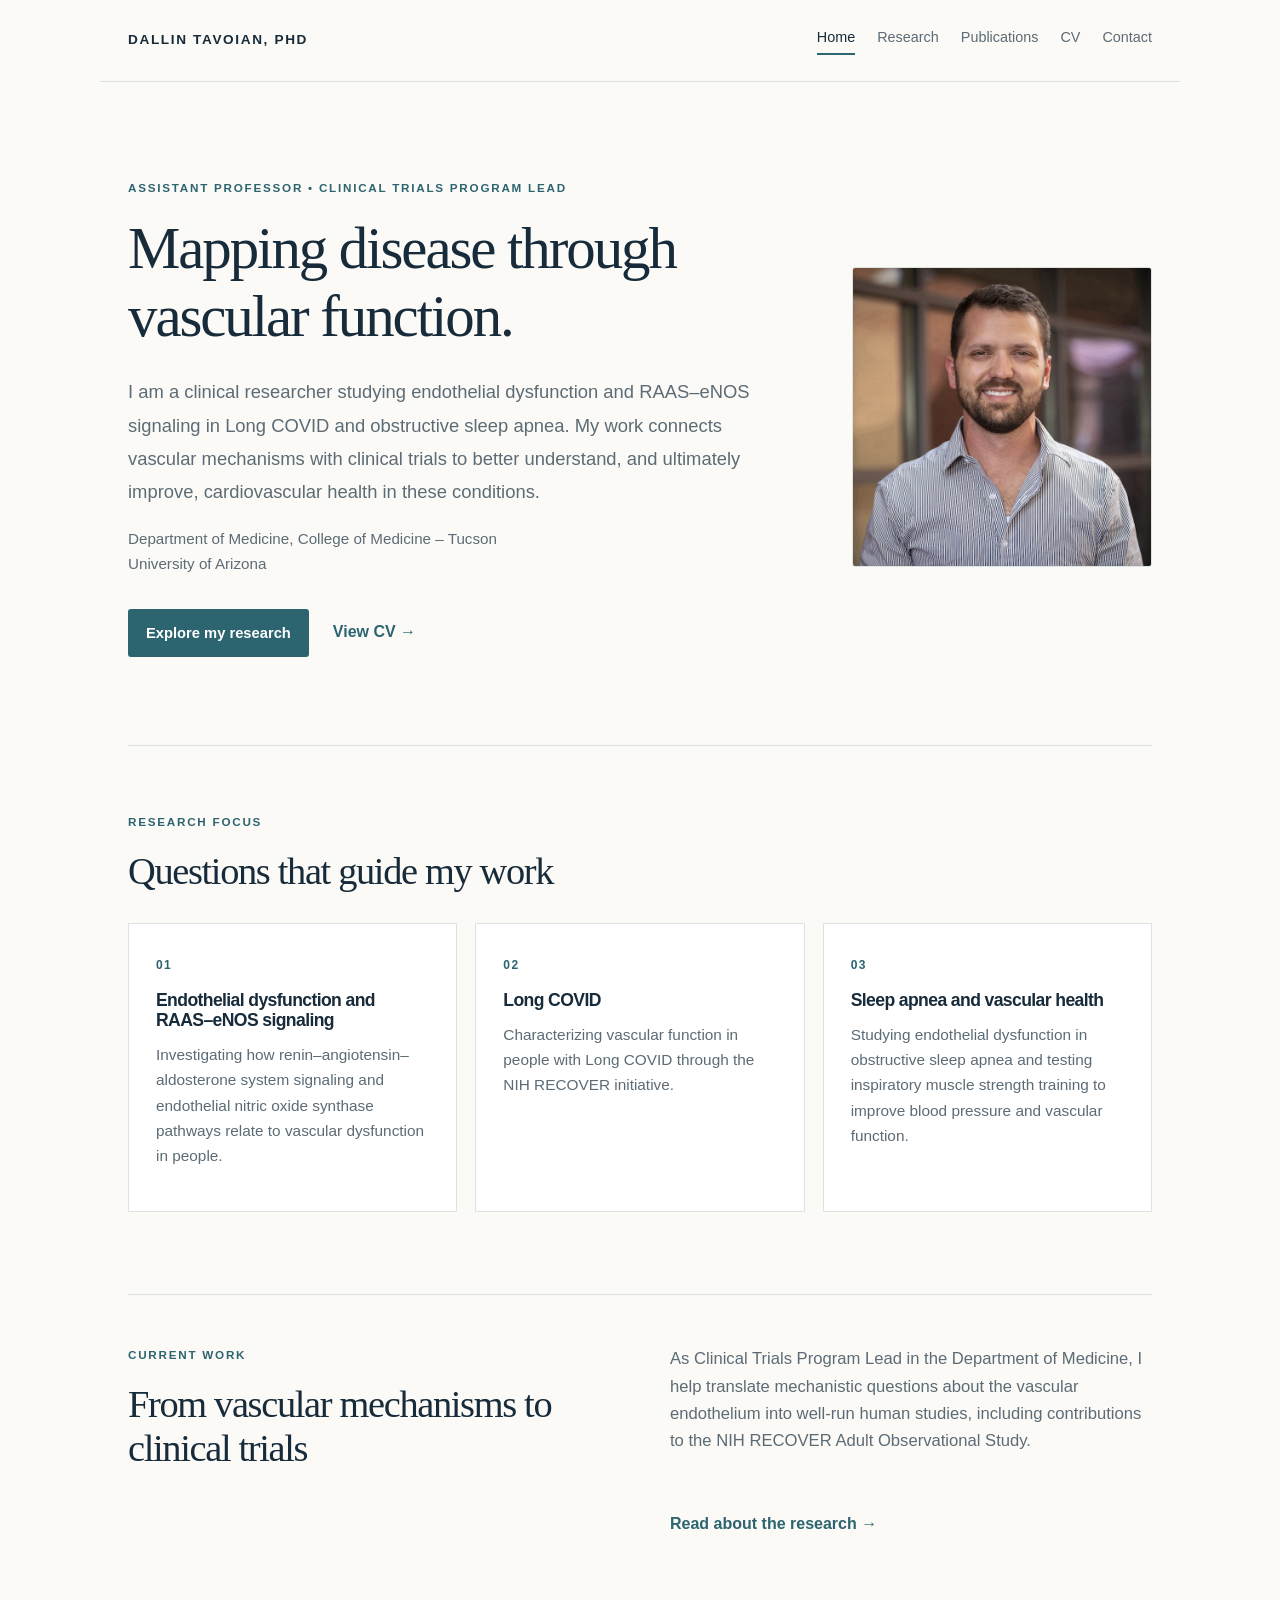
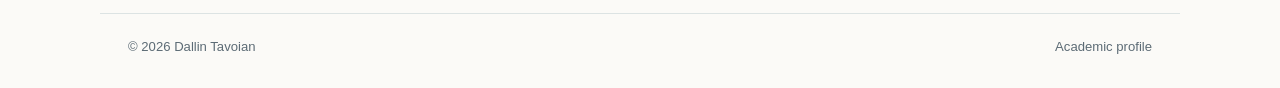
<file: index.html>
<!doctype html>
<html lang="en">
<head>
  <meta charset="utf-8">
  <meta name="viewport" content="width=device-width, initial-scale=1">
  <meta name="description" content="Dallin Tavoian, PhD, Assistant Professor and Clinical Trials Program Lead at the University of Arizona. Research on endothelial dysfunction in Long COVID and obstructive sleep apnea.">
  <title>Dallin Tavoian, PhD | Research</title>
  <link rel="stylesheet" href="styles.css">
</head>
<body>
  <header class="site-header">
    <a class="brand" href="index.html">DALLIN TAVOIAN, PHD</a>
    <nav aria-label="Main navigation">
      <a class="active" href="index.html">Home</a>
      <a href="research.html">Research</a>
      <a href="publications.html">Publications</a>
      <a href="cv.html">CV</a>
      <a href="contact.html">Contact</a>
    </nav>
  </header>

  <main>
    <section class="hero hero-split">
      <div>
        <p class="eyebrow">ASSISTANT PROFESSOR • CLINICAL TRIALS PROGRAM LEAD</p>
        <h1>Mapping disease through vascular function.</h1>
        <p class="intro">I am a clinical researcher studying endothelial dysfunction and RAAS–eNOS signaling in Long COVID and obstructive sleep apnea. My work connects vascular mechanisms with clinical trials to better understand, and ultimately improve, cardiovascular health in these conditions.</p>
        <p class="affil">Department of Medicine, College of Medicine – Tucson<br>University of Arizona</p>
        <div class="actions">
          <a class="button" href="research.html">Explore my research</a>
          <a class="text-link" href="cv.html">View CV →</a>
        </div>
      </div>
      <figure class="portrait">
        <img src="Tavoian_Headshot.jpg" alt="Portrait of Dallin Tavoian, PhD" width="700" height="700">
      </figure>
    </section>

    <section class="section">
      <div class="section-heading">
        <p class="eyebrow">RESEARCH FOCUS</p>
        <h2>Questions that guide my work</h2>
      </div>
      <div class="card-grid">
        <article class="card">
          <span class="card-number">01</span>
          <h3>Endothelial dysfunction and RAAS–eNOS signaling</h3>
          <p>Investigating how renin–angiotensin–aldosterone system signaling and endothelial nitric oxide synthase pathways relate to vascular dysfunction in people.</p>
        </article>
        <article class="card">
          <span class="card-number">02</span>
          <h3>Long COVID</h3>
          <p>Characterizing vascular function in people with Long COVID through the NIH RECOVER initiative.</p>
        </article>
        <article class="card">
          <span class="card-number">03</span>
          <h3>Sleep apnea and vascular health</h3>
          <p>Studying endothelial dysfunction in obstructive sleep apnea and testing inspiratory muscle strength training to improve blood pressure and vascular function.</p>
        </article>
      </div>
    </section>

    <section class="feature">
      <div>
        <p class="eyebrow">CURRENT WORK</p>
        <h2>From vascular mechanisms to clinical trials</h2>
      </div>
      <p>As Clinical Trials Program Lead in the Department of Medicine, I help translate mechanistic questions about the vascular endothelium into well-run human studies, including contributions to the NIH RECOVER Adult Observational Study.</p>
      <a class="text-link" href="research.html">Read about the research →</a>
    </section>
  </main>

  <footer>
    <span>© <span id="year"></span> Dallin Tavoian</span>
    <span>Academic profile</span>
  </footer>
  <script>document.getElementById('year').textContent = new Date().getFullYear();</script>
</body>
</html>
</file>
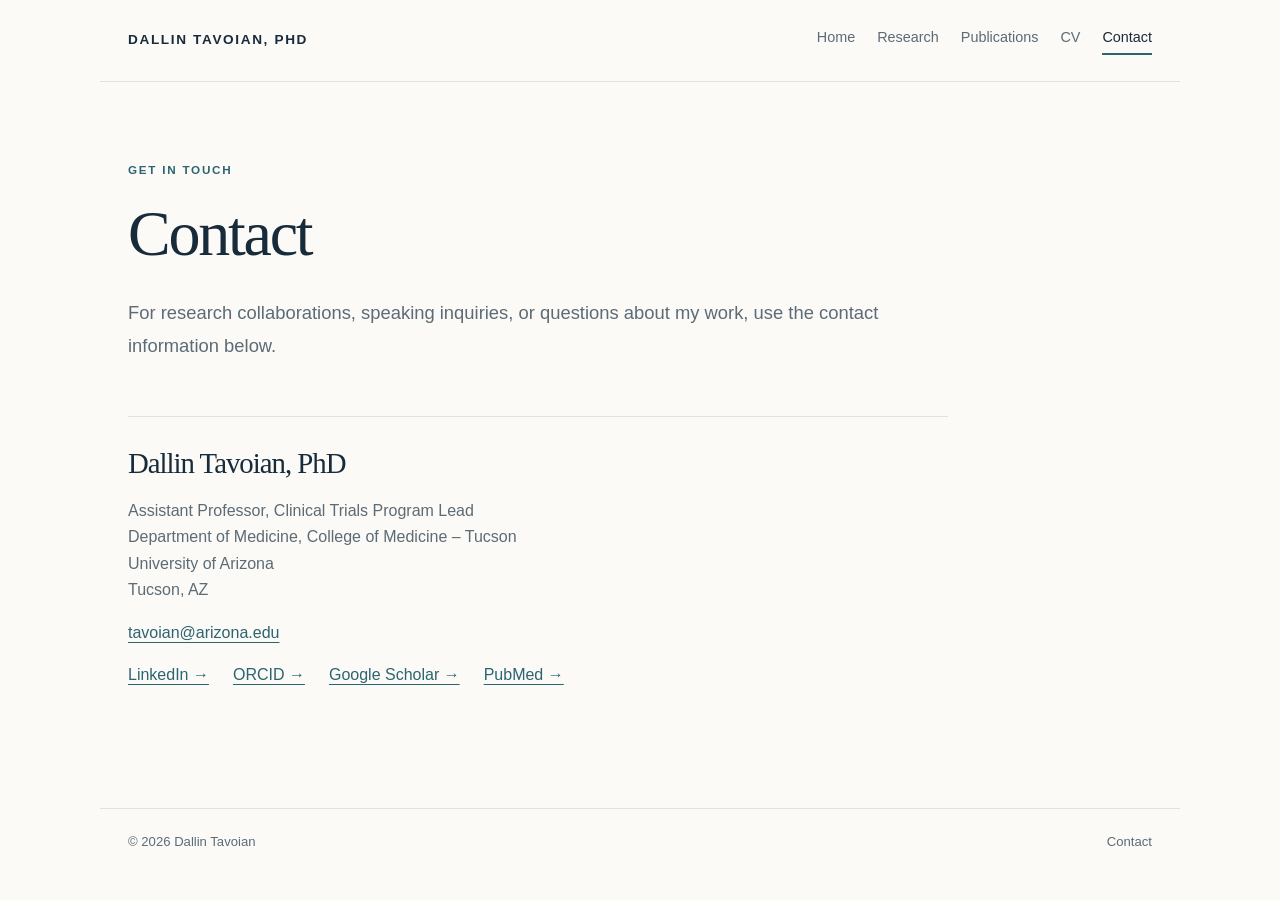
<file: contact.html>
<!doctype html>
<html lang="en">
<head>
  <meta charset="utf-8">
  <meta name="viewport" content="width=device-width, initial-scale=1">
  <title>Contact | Dallin Tavoian, PhD</title>
  <link rel="stylesheet" href="styles.css">
</head>
<body>
  <header class="site-header">
    <a class="brand" href="index.html">DALLIN TAVOIAN, PHD</a>
    <nav aria-label="Main navigation">
      <a href="index.html">Home</a><a href="research.html">Research</a>
      <a href="publications.html">Publications</a><a href="cv.html">CV</a><a class="active" href="contact.html">Contact</a>
    </nav>
  </header>
  <main class="page">
    <p class="eyebrow">GET IN TOUCH</p>
    <h1>Contact</h1>
    <p class="page-lead">For research collaborations, speaking inquiries, or questions about my work, use the contact information below.</p>
    <section class="research-item">
      <h2>Dallin Tavoian, PhD</h2>
      <p>Assistant Professor, Clinical Trials Program Lead<br>Department of Medicine, College of Medicine – Tucson<br>University of Arizona<br>Tucson, AZ</p>
      <p><a href="mailto:tavoian@arizona.edu">tavoian@arizona.edu</a></p>
      <div class="link-row">
        <a href="https://www.linkedin.com/in/dallin-tavoian/" target="_blank" rel="noopener">LinkedIn →</a>
        <a href="https://orcid.org/0000-0003-3146-8944" target="_blank" rel="noopener">ORCID →</a>
        <a href="https://scholar.google.com/citations?user=vbh5eugAAAAJ" target="_blank" rel="noopener">Google Scholar →</a>
        <a href="https://www.ncbi.nlm.nih.gov/myncbi/1Psbtbe6Ps95E/bibliography/public/" target="_blank" rel="noopener">PubMed →</a>
      </div>
    </section>
  </main>
  <footer><span>© <span id="year"></span> Dallin Tavoian</span><span>Contact</span></footer>
  <script>document.getElementById('year').textContent = new Date().getFullYear();</script>
</body>
</html>
</file>
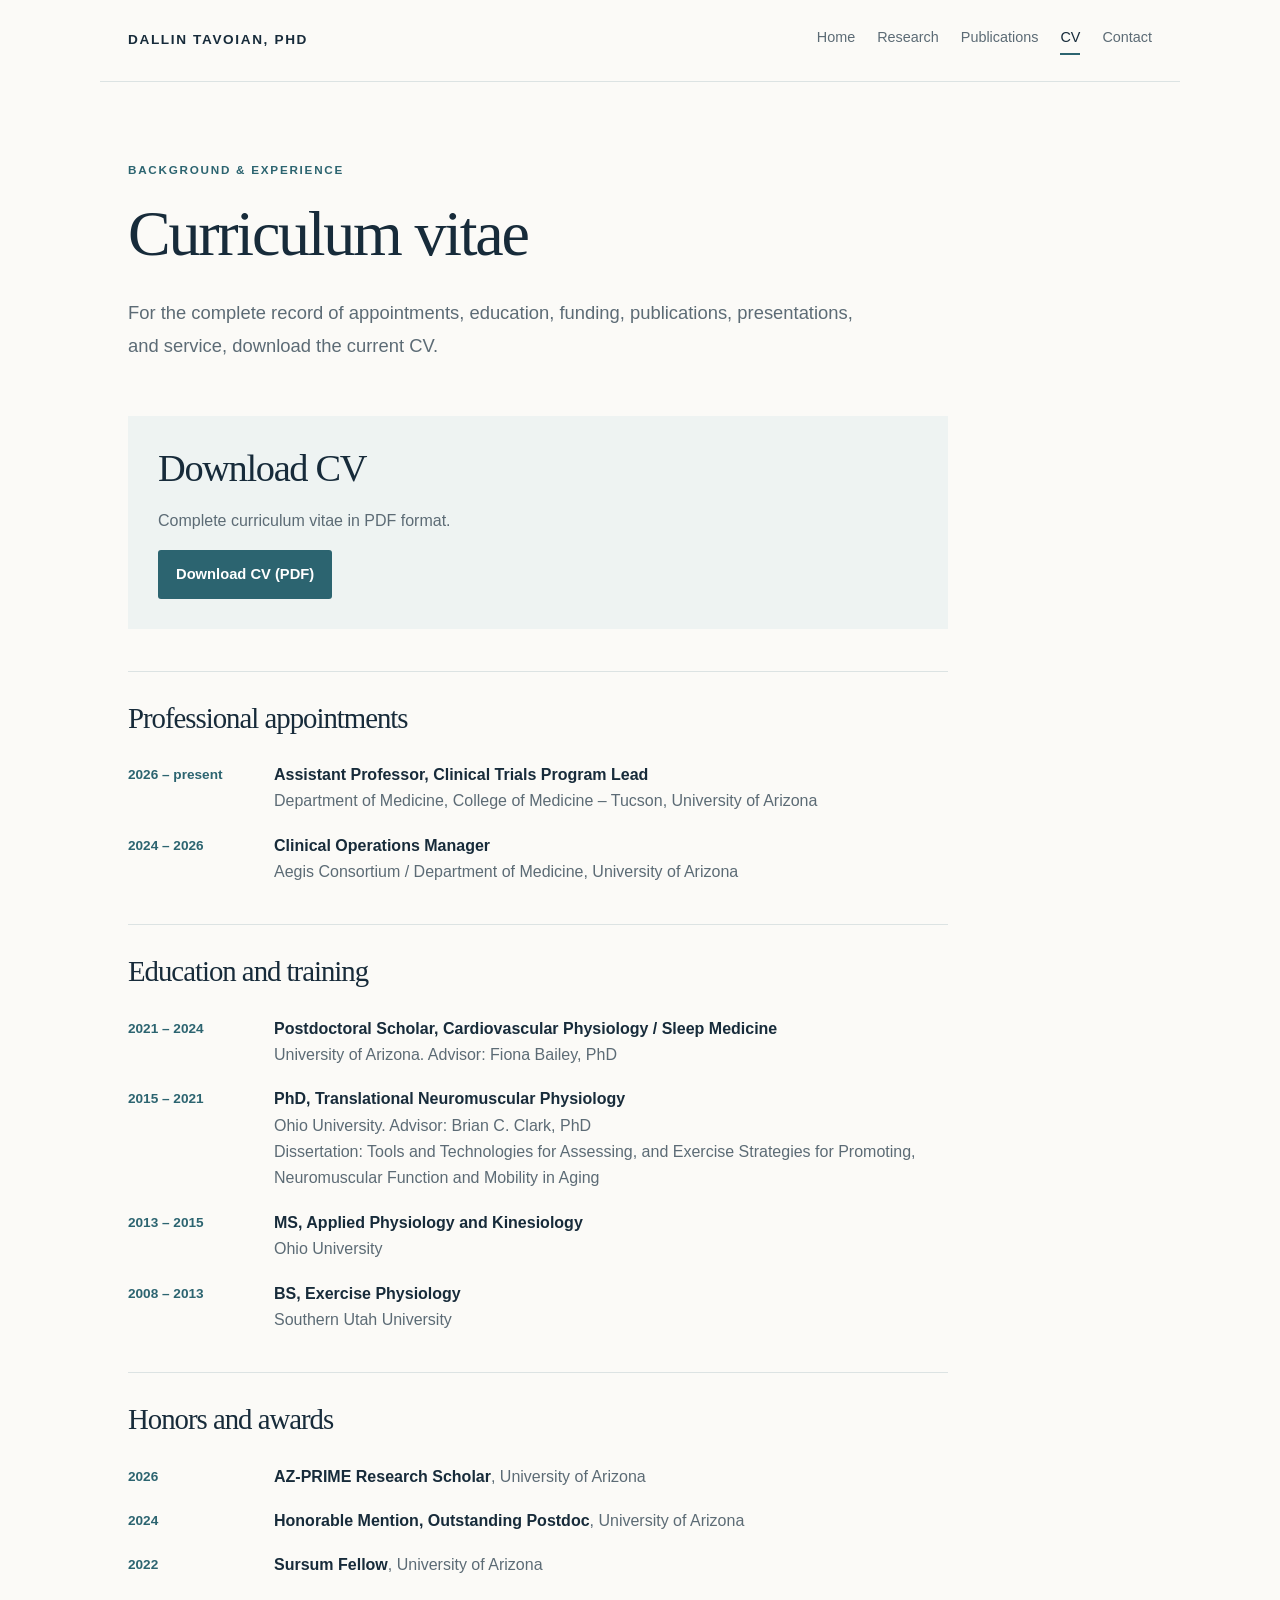
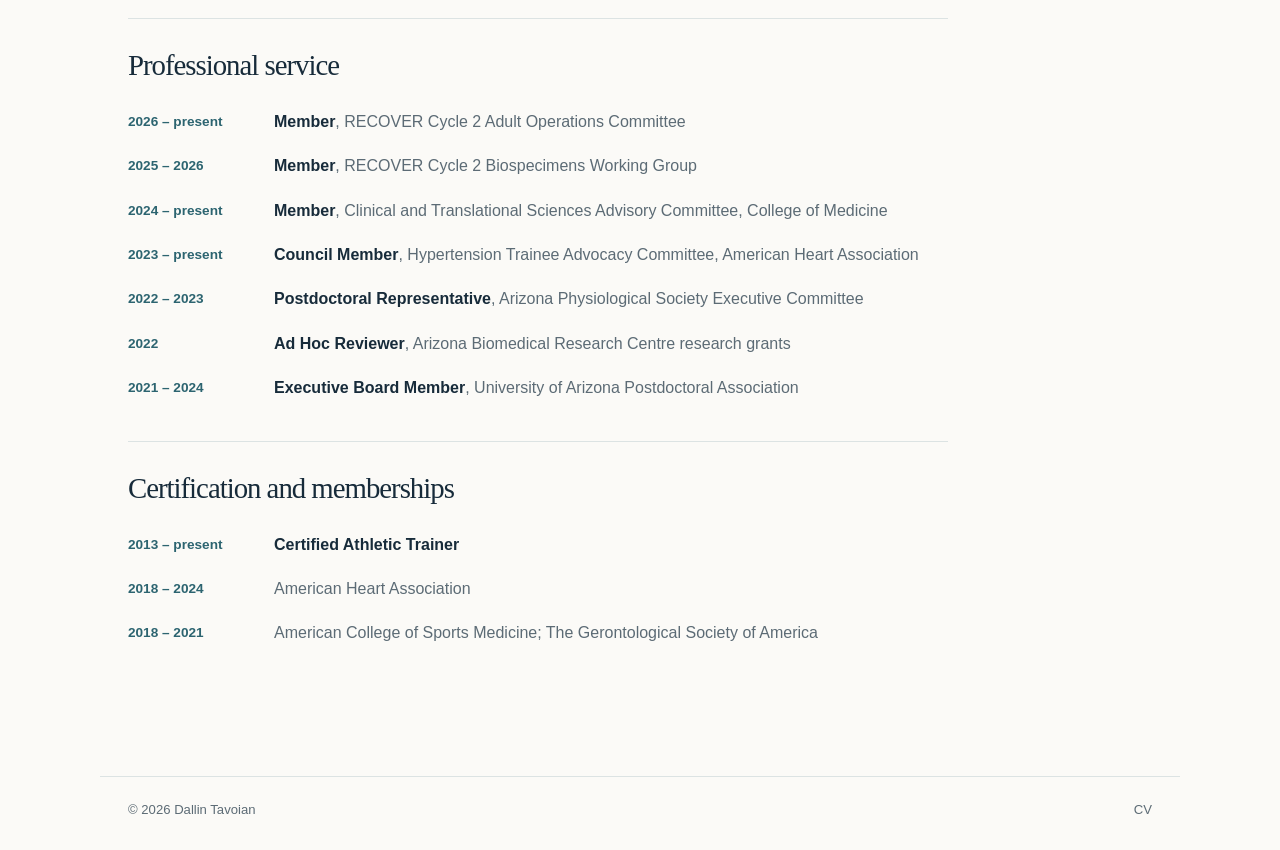
<file: cv.html>
<!doctype html>
<html lang="en">
<head>
  <meta charset="utf-8">
  <meta name="viewport" content="width=device-width, initial-scale=1">
  <title>CV | Dallin Tavoian, PhD</title>
  <link rel="stylesheet" href="styles.css">
</head>
<body>
  <header class="site-header">
    <a class="brand" href="index.html">DALLIN TAVOIAN, PHD</a>
    <nav aria-label="Main navigation">
      <a href="index.html">Home</a><a href="research.html">Research</a>
      <a href="publications.html">Publications</a><a class="active" href="cv.html">CV</a><a href="contact.html">Contact</a>
    </nav>
  </header>
  <main class="page">
    <p class="eyebrow">BACKGROUND &amp; EXPERIENCE</p>
    <h1>Curriculum vitae</h1>
    <p class="page-lead">For the complete record of appointments, education, funding, publications, presentations, and service, download the current CV.</p>
    <section class="callout">
      <h2>Download CV</h2>
      <p>Complete curriculum vitae in PDF format.</p>
      <a class="button" href="cv.pdf">Download CV (PDF)</a>
    </section>

    <section class="research-item">
      <h2>Professional appointments</h2>
      <ul class="cv-list">
        <li><span class="when">2026 – present</span><span><strong>Assistant Professor, Clinical Trials Program Lead</strong><br>Department of Medicine, College of Medicine – Tucson, University of Arizona</span></li>
        <li><span class="when">2024 – 2026</span><span><strong>Clinical Operations Manager</strong><br>Aegis Consortium / Department of Medicine, University of Arizona</span></li>
      </ul>
    </section>

    <section class="research-item">
      <h2>Education and training</h2>
      <ul class="cv-list">
        <li><span class="when">2021 – 2024</span><span><strong>Postdoctoral Scholar, Cardiovascular Physiology / Sleep Medicine</strong><br>University of Arizona. Advisor: Fiona Bailey, PhD</span></li>
        <li><span class="when">2015 – 2021</span><span><strong>PhD, Translational Neuromuscular Physiology</strong><br>Ohio University. Advisor: Brian C. Clark, PhD<br>Dissertation: Tools and Technologies for Assessing, and Exercise Strategies for Promoting, Neuromuscular Function and Mobility in Aging</span></li>
        <li><span class="when">2013 – 2015</span><span><strong>MS, Applied Physiology and Kinesiology</strong><br>Ohio University</span></li>
        <li><span class="when">2008 – 2013</span><span><strong>BS, Exercise Physiology</strong><br>Southern Utah University</span></li>
      </ul>
    </section>

    <section class="research-item">
      <h2>Honors and awards</h2>
      <ul class="cv-list">
        <li><span class="when">2026</span><span><strong>AZ-PRIME Research Scholar</strong>, University of Arizona</span></li>
        <li><span class="when">2024</span><span><strong>Honorable Mention, Outstanding Postdoc</strong>, University of Arizona</span></li>
        <li><span class="when">2022</span><span><strong>Sursum Fellow</strong>, University of Arizona</span></li>
      </ul>
    </section>

    <section class="research-item">
      <h2>Professional service</h2>
      <ul class="cv-list">
        <li><span class="when">2026 – present</span><span><strong>Member</strong>, RECOVER Cycle 2 Adult Operations Committee</span></li>
        <li><span class="when">2025 – 2026</span><span><strong>Member</strong>, RECOVER Cycle 2 Biospecimens Working Group</span></li>
        <li><span class="when">2024 – present</span><span><strong>Member</strong>, Clinical and Translational Sciences Advisory Committee, College of Medicine</span></li>
        <li><span class="when">2023 – present</span><span><strong>Council Member</strong>, Hypertension Trainee Advocacy Committee, American Heart Association</span></li>
        <li><span class="when">2022 – 2023</span><span><strong>Postdoctoral Representative</strong>, Arizona Physiological Society Executive Committee</span></li>
        <li><span class="when">2022</span><span><strong>Ad Hoc Reviewer</strong>, Arizona Biomedical Research Centre research grants</span></li>
        <li><span class="when">2021 – 2024</span><span><strong>Executive Board Member</strong>, University of Arizona Postdoctoral Association</span></li>
      </ul>
    </section>

    <section class="research-item">
      <h2>Certification and memberships</h2>
      <ul class="cv-list">
        <li><span class="when">2013 – present</span><span><strong>Certified Athletic Trainer</strong></span></li>
        <li><span class="when">2018 – 2024</span><span>American Heart Association</span></li>
        <li><span class="when">2018 – 2021</span><span>American College of Sports Medicine; The Gerontological Society of America</span></li>
      </ul>
    </section>
  </main>
  <footer><span>© <span id="year"></span> Dallin Tavoian</span><span>CV</span></footer>
  <script>document.getElementById('year').textContent = new Date().getFullYear();</script>
</body>
</html>
</file>
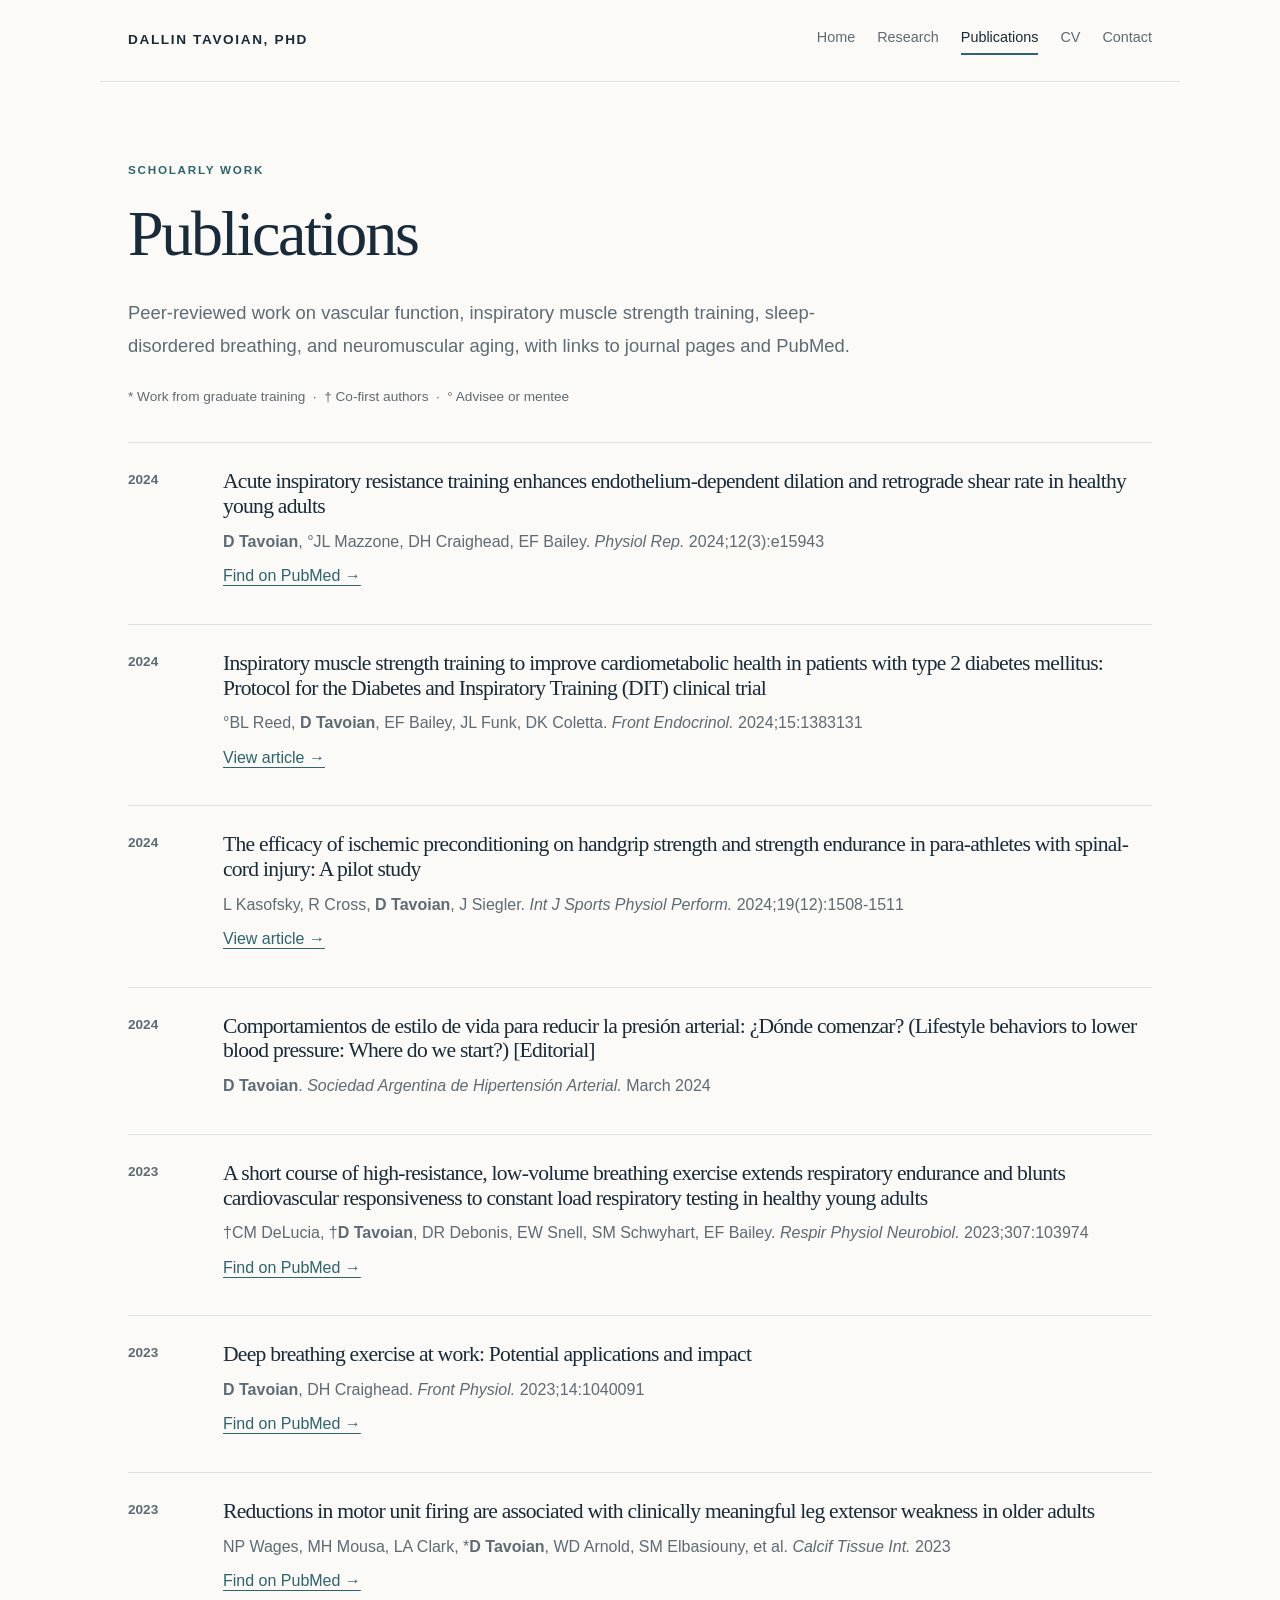
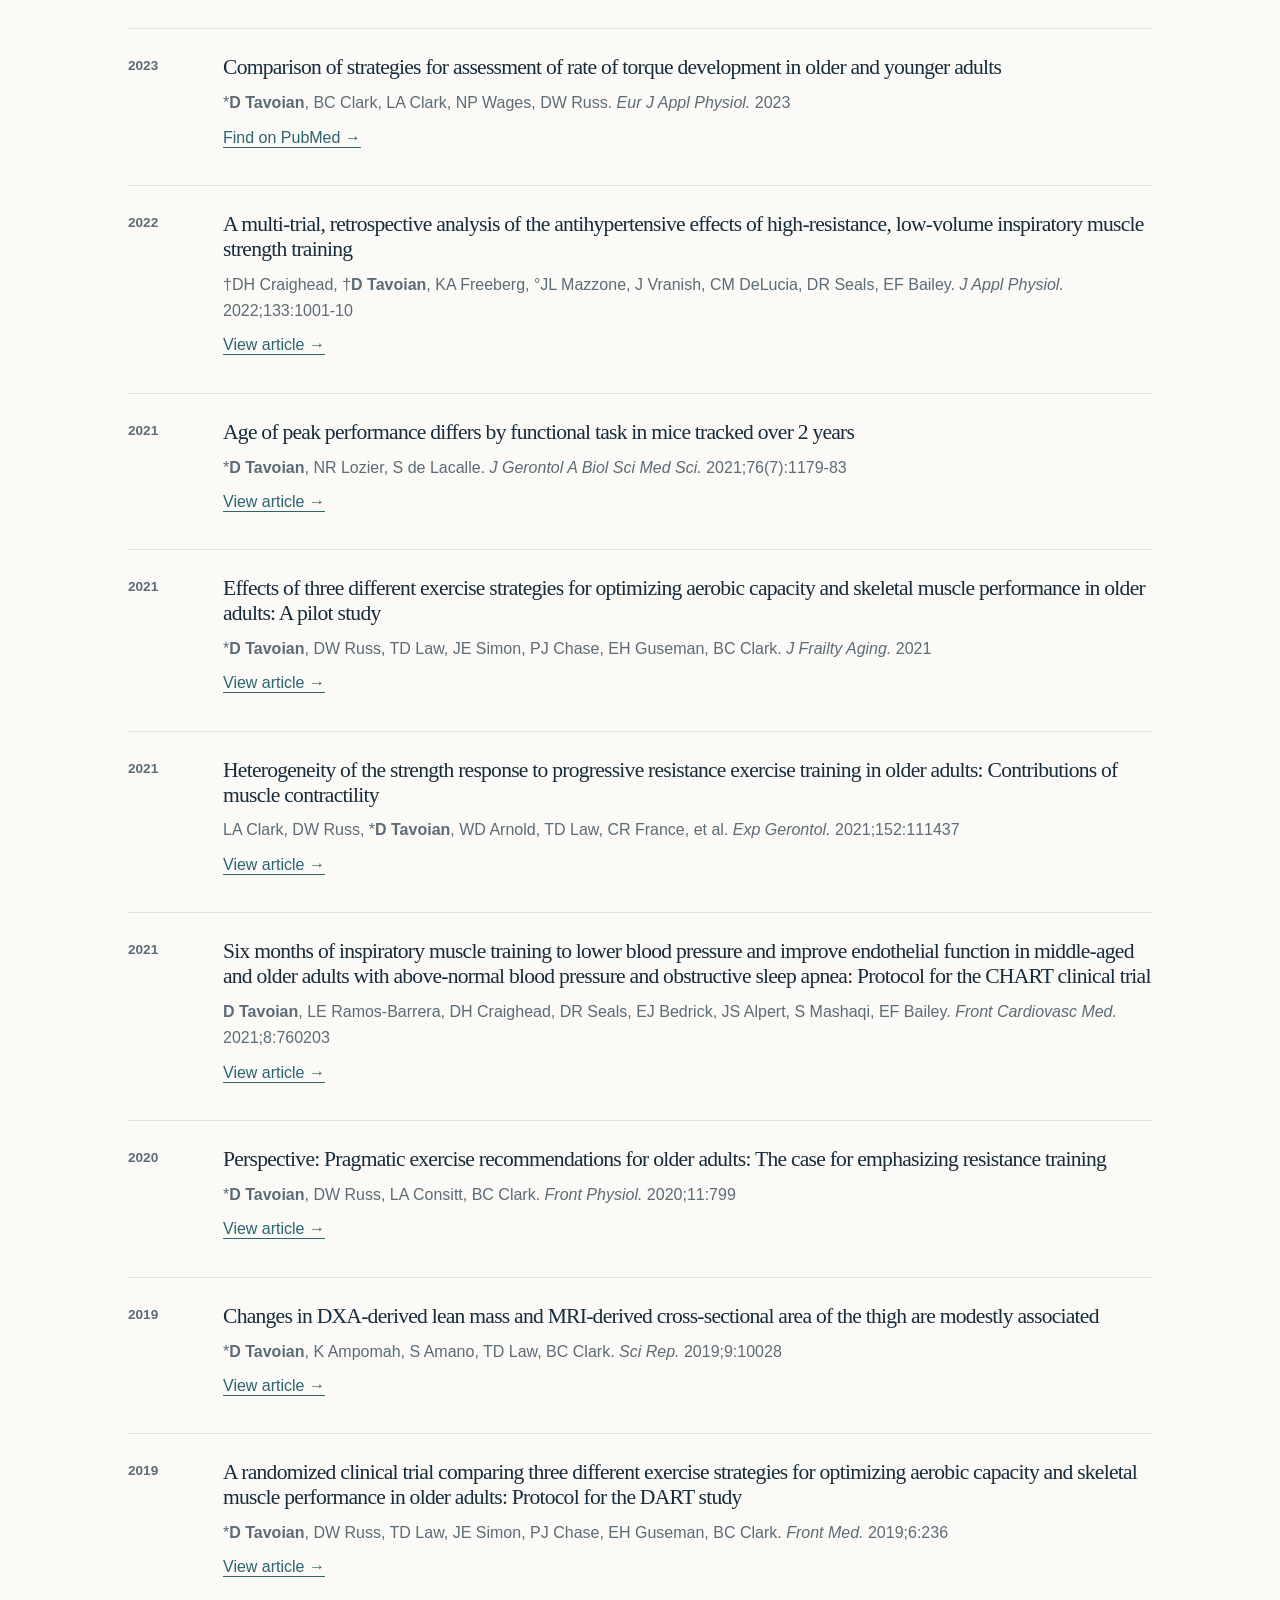
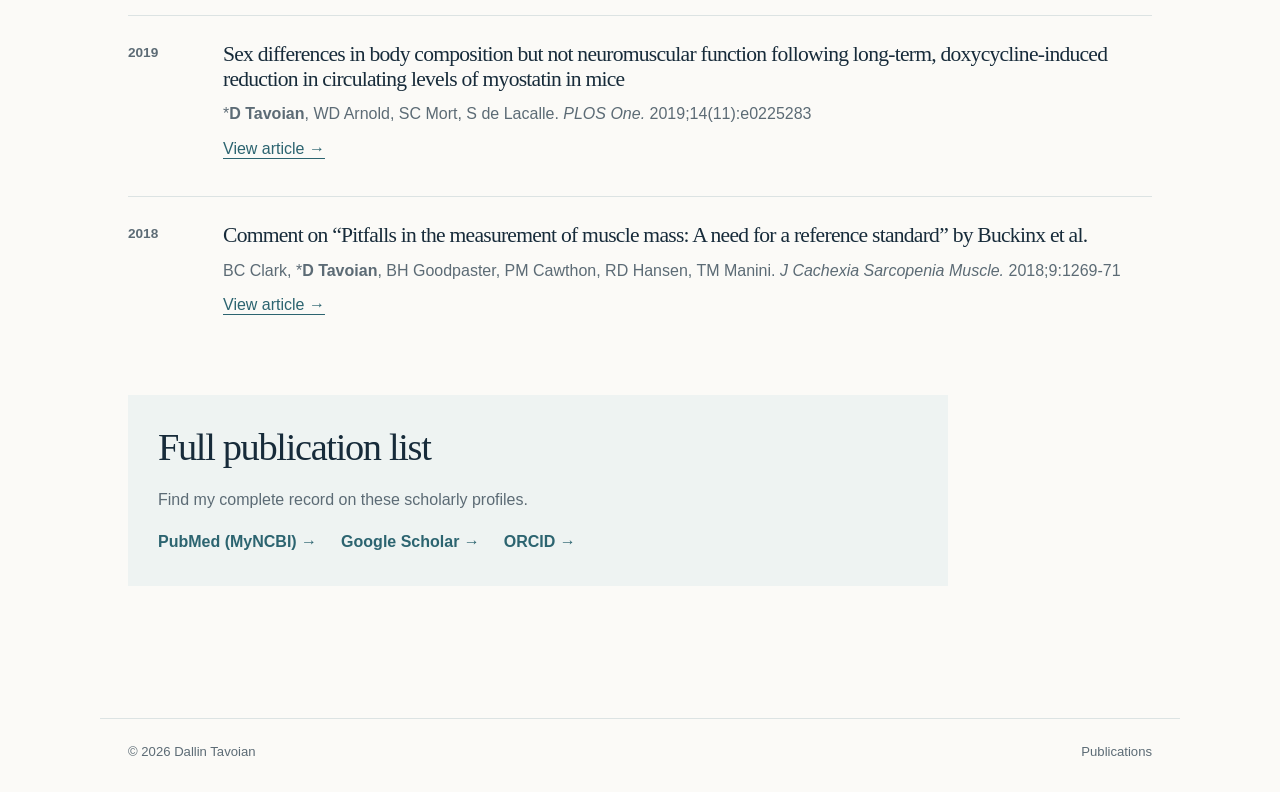
<file: publications.html>
<!doctype html>
<html lang="en">
<head>
  <meta charset="utf-8">
  <meta name="viewport" content="width=device-width, initial-scale=1">
  <title>Publications | Dallin Tavoian, PhD</title>
  <link rel="stylesheet" href="styles.css">
</head>
<body>
  <header class="site-header">
    <a class="brand" href="index.html">DALLIN TAVOIAN, PHD</a>
    <nav aria-label="Main navigation">
      <a href="index.html">Home</a><a href="research.html">Research</a>
      <a class="active" href="publications.html">Publications</a><a href="cv.html">CV</a><a href="contact.html">Contact</a>
    </nav>
  </header>
  <main class="page">
    <p class="eyebrow">SCHOLARLY WORK</p>
    <h1>Publications</h1>
    <p class="page-lead">Peer-reviewed work on vascular function, inspiratory muscle strength training, sleep-disordered breathing, and neuromuscular aging, with links to journal pages and PubMed.</p>
    <p class="note">* Work from graduate training &nbsp;·&nbsp; † Co-first authors &nbsp;·&nbsp; ° Advisee or mentee</p>
    <div class="publication">
      <p class="pub-year">2024</p>
      <div><h2>Acute inspiratory resistance training enhances endothelium-dependent dilation and retrograde shear rate in healthy young adults</h2><p><strong>D Tavoian</strong>, °JL Mazzone, DH Craighead, EF Bailey. <em>Physiol Rep.</em> 2024;12(3):e15943</p><p><a href="https://pubmed.ncbi.nlm.nih.gov/?term=Acute%20inspiratory%20resistance%20training%20enhances%20endothelium-dependent%20dilation%20and%20retrograde%20shear%20rate%20in%20healthy%20young%20adults" target="_blank" rel="noopener">Find on PubMed →</a></p></div>
    </div>
    <div class="publication">
      <p class="pub-year">2024</p>
      <div><h2>Inspiratory muscle strength training to improve cardiometabolic health in patients with type 2 diabetes mellitus: Protocol for the Diabetes and Inspiratory Training (DIT) clinical trial</h2><p>°BL Reed, <strong>D Tavoian</strong>, EF Bailey, JL Funk, DK Coletta. <em>Front Endocrinol.</em> 2024;15:1383131</p><p><a href="https://doi.org/10.3389/fendo.2024.1383131" target="_blank" rel="noopener">View article →</a></p></div>
    </div>
    <div class="publication">
      <p class="pub-year">2024</p>
      <div><h2>The efficacy of ischemic preconditioning on handgrip strength and strength endurance in para-athletes with spinal-cord injury: A pilot study</h2><p>L Kasofsky, R Cross, <strong>D Tavoian</strong>, J Siegler. <em>Int J Sports Physiol Perform.</em> 2024;19(12):1508-1511</p><p><a href="https://doi.org/10.1123/ijspp.2024-0188" target="_blank" rel="noopener">View article →</a></p></div>
    </div>
    <div class="publication">
      <p class="pub-year">2024</p>
      <div><h2>Comportamientos de estilo de vida para reducir la presión arterial: ¿Dónde comenzar? (Lifestyle behaviors to lower blood pressure: Where do we start?) [Editorial]</h2><p><strong>D Tavoian</strong>. <em>Sociedad Argentina de Hipertensión Arterial.</em> March 2024</p></div>
    </div>
    <div class="publication">
      <p class="pub-year">2023</p>
      <div><h2>A short course of high-resistance, low-volume breathing exercise extends respiratory endurance and blunts cardiovascular responsiveness to constant load respiratory testing in healthy young adults</h2><p>†CM DeLucia, †<strong>D Tavoian</strong>, DR Debonis, EW Snell, SM Schwyhart, EF Bailey. <em>Respir Physiol Neurobiol.</em> 2023;307:103974</p><p><a href="https://pubmed.ncbi.nlm.nih.gov/?term=A%20short%20course%20of%20high-resistance%2C%20low-volume%20breathing%20exercise%20extends%20respiratory%20endurance%20and%20blunts%20cardiovascular%20responsiveness%20to%20constant%20load%20respiratory%20testing%20in%20healthy%20young%20adults" target="_blank" rel="noopener">Find on PubMed →</a></p></div>
    </div>
    <div class="publication">
      <p class="pub-year">2023</p>
      <div><h2>Deep breathing exercise at work: Potential applications and impact</h2><p><strong>D Tavoian</strong>, DH Craighead. <em>Front Physiol.</em> 2023;14:1040091</p><p><a href="https://pubmed.ncbi.nlm.nih.gov/?term=Deep%20breathing%20exercise%20at%20work%3A%20Potential%20applications%20and%20impact" target="_blank" rel="noopener">Find on PubMed →</a></p></div>
    </div>
    <div class="publication">
      <p class="pub-year">2023</p>
      <div><h2>Reductions in motor unit firing are associated with clinically meaningful leg extensor weakness in older adults</h2><p>NP Wages, MH Mousa, LA Clark, *<strong>D Tavoian</strong>, WD Arnold, SM Elbasiouny, et al. <em>Calcif Tissue Int.</em> 2023</p><p><a href="https://pubmed.ncbi.nlm.nih.gov/?term=Reductions%20in%20motor%20unit%20firing%20are%20associated%20with%20clinically%20meaningful%20leg%20extensor%20weakness%20in%20older%20adults" target="_blank" rel="noopener">Find on PubMed →</a></p></div>
    </div>
    <div class="publication">
      <p class="pub-year">2023</p>
      <div><h2>Comparison of strategies for assessment of rate of torque development in older and younger adults</h2><p>*<strong>D Tavoian</strong>, BC Clark, LA Clark, NP Wages, DW Russ. <em>Eur J Appl Physiol.</em> 2023</p><p><a href="https://pubmed.ncbi.nlm.nih.gov/?term=Comparison%20of%20strategies%20for%20assessment%20of%20rate%20of%20torque%20development%20in%20older%20and%20younger%20adults" target="_blank" rel="noopener">Find on PubMed →</a></p></div>
    </div>
    <div class="publication">
      <p class="pub-year">2022</p>
      <div><h2>A multi-trial, retrospective analysis of the antihypertensive effects of high-resistance, low-volume inspiratory muscle strength training</h2><p>†DH Craighead, †<strong>D Tavoian</strong>, KA Freeberg, °JL Mazzone, J Vranish, CM DeLucia, DR Seals, EF Bailey. <em>J Appl Physiol.</em> 2022;133:1001-10</p><p><a href="https://doi.org/10.1152/japplphysiol.00425.2022" target="_blank" rel="noopener">View article →</a></p></div>
    </div>
    <div class="publication">
      <p class="pub-year">2021</p>
      <div><h2>Age of peak performance differs by functional task in mice tracked over 2 years</h2><p>*<strong>D Tavoian</strong>, NR Lozier, S de Lacalle. <em>J Gerontol A Biol Sci Med Sci.</em> 2021;76(7):1179-83</p><p><a href="https://doi.org/10.1093/gerona/glab048" target="_blank" rel="noopener">View article →</a></p></div>
    </div>
    <div class="publication">
      <p class="pub-year">2021</p>
      <div><h2>Effects of three different exercise strategies for optimizing aerobic capacity and skeletal muscle performance in older adults: A pilot study</h2><p>*<strong>D Tavoian</strong>, DW Russ, TD Law, JE Simon, PJ Chase, EH Guseman, BC Clark. <em>J Frailty Aging.</em> 2021</p><p><a href="https://doi.org/10.14283/jfa.2021.21" target="_blank" rel="noopener">View article →</a></p></div>
    </div>
    <div class="publication">
      <p class="pub-year">2021</p>
      <div><h2>Heterogeneity of the strength response to progressive resistance exercise training in older adults: Contributions of muscle contractility</h2><p>LA Clark, DW Russ, *<strong>D Tavoian</strong>, WD Arnold, TD Law, CR France, et al. <em>Exp Gerontol.</em> 2021;152:111437</p><p><a href="https://doi.org/10.1016/j.exger.2021.111437" target="_blank" rel="noopener">View article →</a></p></div>
    </div>
    <div class="publication">
      <p class="pub-year">2021</p>
      <div><h2>Six months of inspiratory muscle training to lower blood pressure and improve endothelial function in middle-aged and older adults with above-normal blood pressure and obstructive sleep apnea: Protocol for the CHART clinical trial</h2><p><strong>D Tavoian</strong>, LE Ramos-Barrera, DH Craighead, DR Seals, EJ Bedrick, JS Alpert, S Mashaqi, EF Bailey. <em>Front Cardiovasc Med.</em> 2021;8:760203</p><p><a href="https://doi.org/10.3389/fcvm.2021.760203" target="_blank" rel="noopener">View article →</a></p></div>
    </div>
    <div class="publication">
      <p class="pub-year">2020</p>
      <div><h2>Perspective: Pragmatic exercise recommendations for older adults: The case for emphasizing resistance training</h2><p>*<strong>D Tavoian</strong>, DW Russ, LA Consitt, BC Clark. <em>Front Physiol.</em> 2020;11:799</p><p><a href="https://doi.org/10.3389/fphys.2020.00799" target="_blank" rel="noopener">View article →</a></p></div>
    </div>
    <div class="publication">
      <p class="pub-year">2019</p>
      <div><h2>Changes in DXA-derived lean mass and MRI-derived cross-sectional area of the thigh are modestly associated</h2><p>*<strong>D Tavoian</strong>, K Ampomah, S Amano, TD Law, BC Clark. <em>Sci Rep.</em> 2019;9:10028</p><p><a href="https://doi.org/10.1038/s41598-019-46428-w" target="_blank" rel="noopener">View article →</a></p></div>
    </div>
    <div class="publication">
      <p class="pub-year">2019</p>
      <div><h2>A randomized clinical trial comparing three different exercise strategies for optimizing aerobic capacity and skeletal muscle performance in older adults: Protocol for the DART study</h2><p>*<strong>D Tavoian</strong>, DW Russ, TD Law, JE Simon, PJ Chase, EH Guseman, BC Clark. <em>Front Med.</em> 2019;6:236</p><p><a href="https://doi.org/10.3389/fmed.2019.00236" target="_blank" rel="noopener">View article →</a></p></div>
    </div>
    <div class="publication">
      <p class="pub-year">2019</p>
      <div><h2>Sex differences in body composition but not neuromuscular function following long-term, doxycycline-induced reduction in circulating levels of myostatin in mice</h2><p>*<strong>D Tavoian</strong>, WD Arnold, SC Mort, S de Lacalle. <em>PLOS One.</em> 2019;14(11):e0225283</p><p><a href="https://doi.org/10.1371/journal.pone.0225283" target="_blank" rel="noopener">View article →</a></p></div>
    </div>
    <div class="publication">
      <p class="pub-year">2018</p>
      <div><h2>Comment on “Pitfalls in the measurement of muscle mass: A need for a reference standard” by Buckinx et al.</h2><p>BC Clark, *<strong>D Tavoian</strong>, BH Goodpaster, PM Cawthon, RD Hansen, TM Manini. <em>J Cachexia Sarcopenia Muscle.</em> 2018;9:1269-71</p><p><a href="https://doi.org/10.1002/jcsm.12372" target="_blank" rel="noopener">View article →</a></p></div>
    </div>
    <div class="callout">
      <h2>Full publication list</h2>
      <p>Find my complete record on these scholarly profiles.</p>
      <div class="link-row">
        <a class="text-link" href="https://www.ncbi.nlm.nih.gov/myncbi/1Psbtbe6Ps95E/bibliography/public/" target="_blank" rel="noopener">PubMed (MyNCBI) →</a>
        <a class="text-link" href="https://scholar.google.com/citations?user=vbh5eugAAAAJ" target="_blank" rel="noopener">Google Scholar →</a>
        <a class="text-link" href="https://orcid.org/0000-0003-3146-8944" target="_blank" rel="noopener">ORCID →</a>
      </div>
    </div>
  </main>
  <footer><span>© <span id="year"></span> Dallin Tavoian</span><span>Publications</span></footer>
  <script>document.getElementById('year').textContent = new Date().getFullYear();</script>
</body>
</html>
</file>
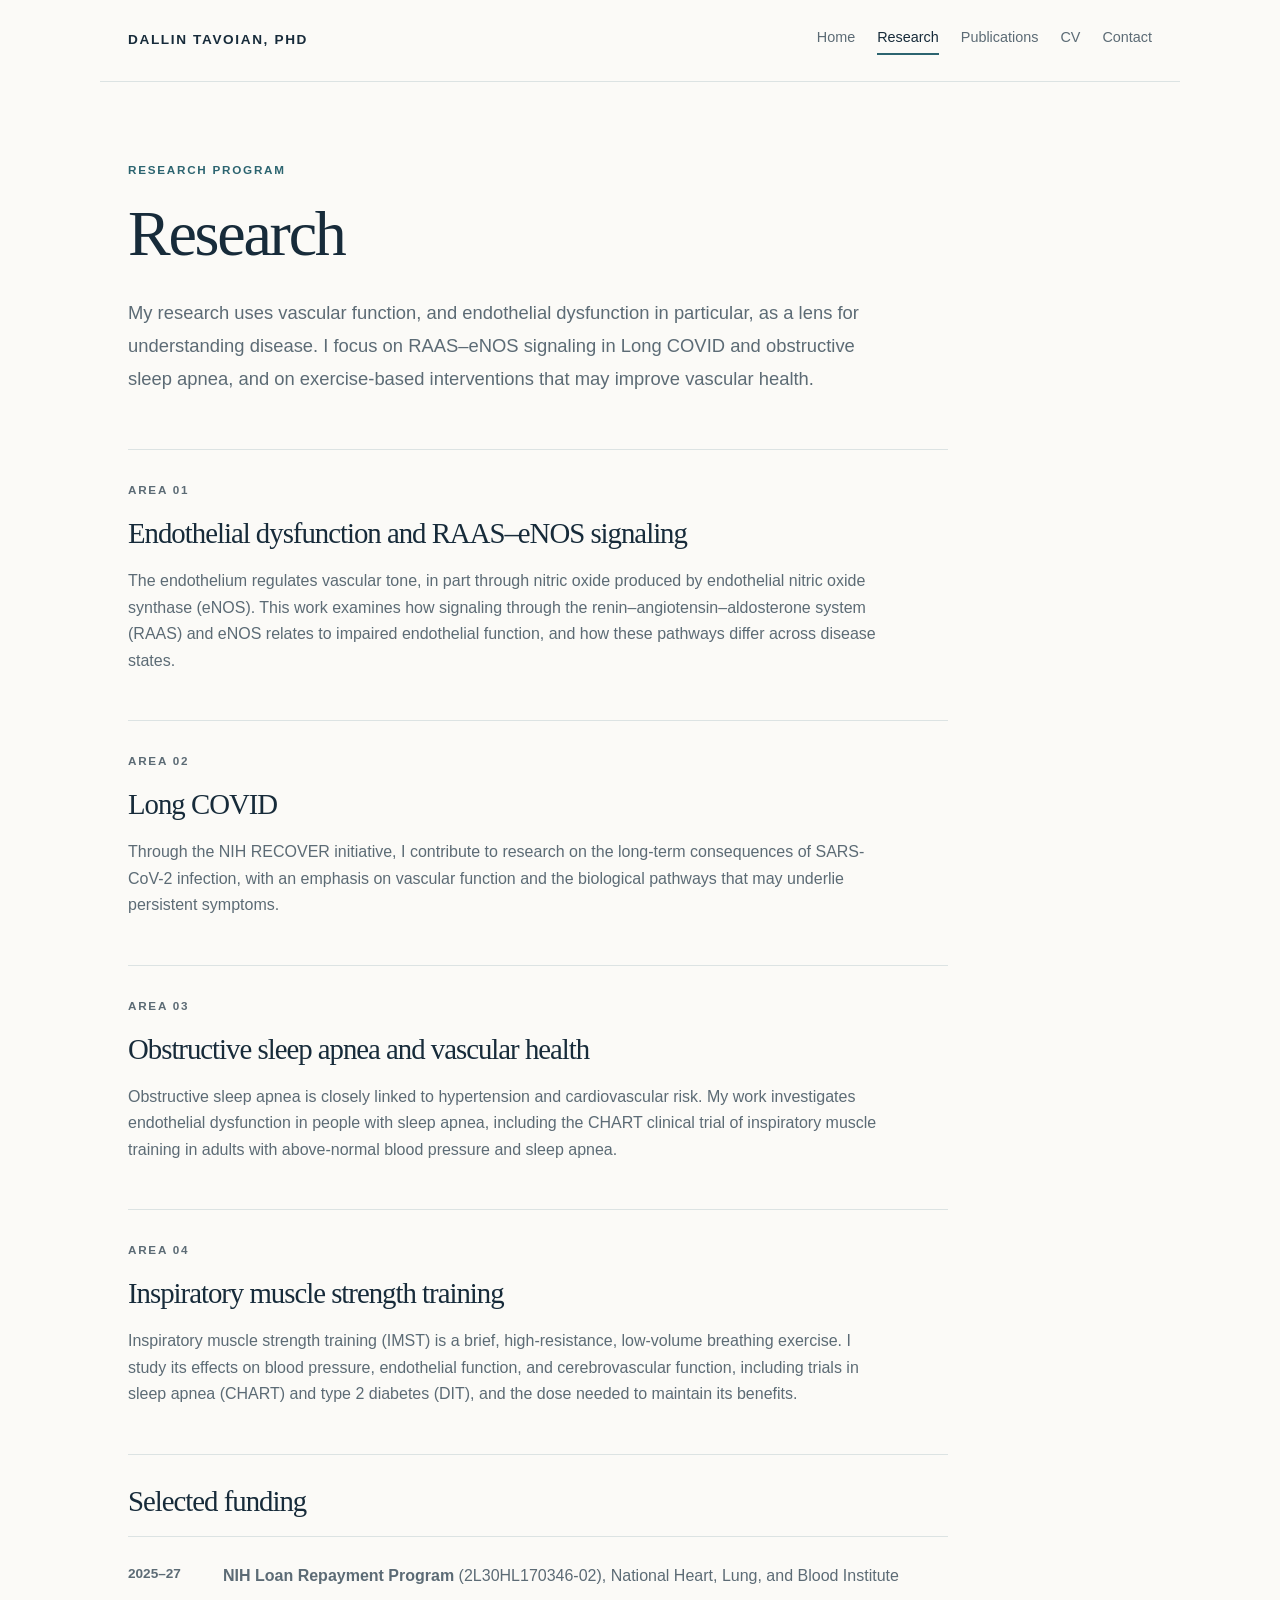
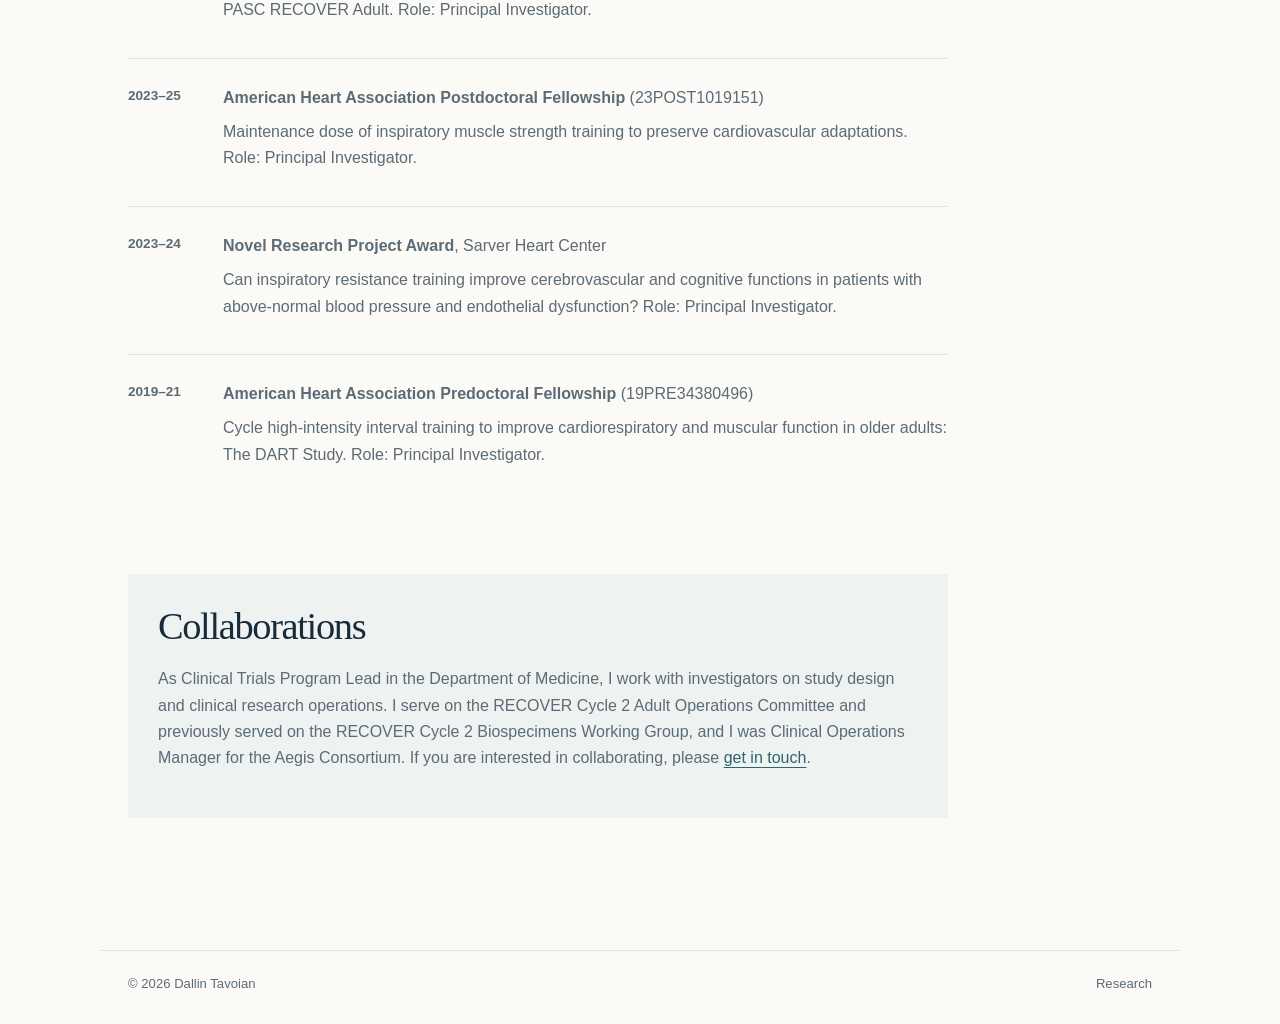
<file: research.html>
<!doctype html>
<html lang="en">
<head>
  <meta charset="utf-8">
  <meta name="viewport" content="width=device-width, initial-scale=1">
  <title>Research | Dallin Tavoian, PhD</title>
  <link rel="stylesheet" href="styles.css">
</head>
<body>
  <header class="site-header">
    <a class="brand" href="index.html">DALLIN TAVOIAN, PHD</a>
    <nav aria-label="Main navigation">
      <a href="index.html">Home</a><a class="active" href="research.html">Research</a>
      <a href="publications.html">Publications</a><a href="cv.html">CV</a><a href="contact.html">Contact</a>
    </nav>
  </header>
  <main class="page">
    <p class="eyebrow">RESEARCH PROGRAM</p>
    <h1>Research</h1>
    <p class="page-lead">My research uses vascular function, and endothelial dysfunction in particular, as a lens for understanding disease. I focus on RAAS–eNOS signaling in Long COVID and obstructive sleep apnea, and on exercise-based interventions that may improve vascular health.</p>

    <section class="research-item">
      <p class="eyebrow">AREA 01</p>
      <h2>Endothelial dysfunction and RAAS–eNOS signaling</h2>
      <p>The endothelium regulates vascular tone, in part through nitric oxide produced by endothelial nitric oxide synthase (eNOS). This work examines how signaling through the renin–angiotensin–aldosterone system (RAAS) and eNOS relates to impaired endothelial function, and how these pathways differ across disease states.</p>
    </section>
    <section class="research-item">
      <p class="eyebrow">AREA 02</p>
      <h2>Long COVID</h2>
      <p>Through the NIH RECOVER initiative, I contribute to research on the long-term consequences of SARS-CoV-2 infection, with an emphasis on vascular function and the biological pathways that may underlie persistent symptoms.</p>
    </section>
    <section class="research-item">
      <p class="eyebrow">AREA 03</p>
      <h2>Obstructive sleep apnea and vascular health</h2>
      <p>Obstructive sleep apnea is closely linked to hypertension and cardiovascular risk. My work investigates endothelial dysfunction in people with sleep apnea, including the CHART clinical trial of inspiratory muscle training in adults with above-normal blood pressure and sleep apnea.</p>
    </section>
    <section class="research-item">
      <p class="eyebrow">AREA 04</p>
      <h2>Inspiratory muscle strength training</h2>
      <p>Inspiratory muscle strength training (IMST) is a brief, high-resistance, low-volume breathing exercise. I study its effects on blood pressure, endothelial function, and cerebrovascular function, including trials in sleep apnea (CHART) and type 2 diabetes (DIT), and the dose needed to maintain its benefits.</p>
    </section>

    <section class="research-item funding">
      <h2>Selected funding</h2>
      <div class="publication">
        <p class="pub-year">2025–27</p>
        <div><p><strong>NIH Loan Repayment Program</strong> (2L30HL170346-02), National Heart, Lung, and Blood Institute</p><p>PASC RECOVER Adult. Role: Principal Investigator.</p></div>
      </div>
      <div class="publication">
        <p class="pub-year">2023–25</p>
        <div><p><strong>American Heart Association Postdoctoral Fellowship</strong> (23POST1019151)</p><p>Maintenance dose of inspiratory muscle strength training to preserve cardiovascular adaptations. Role: Principal Investigator.</p></div>
      </div>
      <div class="publication">
        <p class="pub-year">2023–24</p>
        <div><p><strong>Novel Research Project Award</strong>, Sarver Heart Center</p><p>Can inspiratory resistance training improve cerebrovascular and cognitive functions in patients with above-normal blood pressure and endothelial dysfunction? Role: Principal Investigator.</p></div>
      </div>
      <div class="publication">
        <p class="pub-year">2019–21</p>
        <div><p><strong>American Heart Association Predoctoral Fellowship</strong> (19PRE34380496)</p><p>Cycle high-intensity interval training to improve cardiorespiratory and muscular function in older adults: The DART Study. Role: Principal Investigator.</p></div>
      </div>
    </section>

    <section class="callout">
      <h2>Collaborations</h2>
      <p>As Clinical Trials Program Lead in the Department of Medicine, I work with investigators on study design and clinical research operations. I serve on the RECOVER Cycle 2 Adult Operations Committee and previously served on the RECOVER Cycle 2 Biospecimens Working Group, and I was Clinical Operations Manager for the Aegis Consortium. If you are interested in collaborating, please <a href="contact.html">get in touch</a>.</p>
    </section>
  </main>
  <footer><span>© <span id="year"></span> Dallin Tavoian</span><span>Research</span></footer>
  <script>document.getElementById('year').textContent = new Date().getFullYear();</script>
</body>
</html>
</file>
<file: styles.css>
:root {
  --ink: #172b3a;
  --muted: #5c6b75;
  --accent: #2c6470;
  --accent-dark: #204a54;
  --paper: #fbfaf7;
  --line: #dce3e3;
  --soft: #eef3f2;
  --max: 1080px;
}
* { box-sizing: border-box; }
html { scroll-behavior: smooth; }
body {
  margin: 0; color: var(--ink); background: var(--paper);
  font-family: Inter, -apple-system, BlinkMacSystemFont, "Segoe UI", sans-serif;
  line-height: 1.65; font-size: 16px;
}
a { color: var(--accent); text-decoration-thickness: 1px; text-underline-offset: 4px; }
a:hover { color: var(--accent-dark); }
.site-header {
  max-width: var(--max); margin: 0 auto; padding: 26px 28px;
  display: flex; align-items: center; justify-content: space-between; gap: 24px;
  border-bottom: 1px solid var(--line);
}
.brand { color: var(--ink); font-size: .85rem; font-weight: 800; letter-spacing: .12em; text-decoration: none; white-space: nowrap; }
nav { display: flex; gap: 22px; flex-wrap: wrap; justify-content: flex-end; }
nav a { color: var(--muted); text-decoration: none; font-size: .9rem; }
nav a:hover, nav a.active { color: var(--ink); }
nav a.active { box-shadow: inset 0 -2px var(--accent); padding-bottom: 5px; }
main { max-width: var(--max); margin: 0 auto; padding: 0 28px; }
.hero { padding: 96px 0 88px; max-width: 850px; }
.eyebrow { color: var(--accent); font-size: .73rem; font-weight: 800; letter-spacing: .15em; margin: 0 0 18px; }
h1, h2, h3 { line-height: 1.15; letter-spacing: -.035em; }
h1 { font-family: Georgia, "Times New Roman", serif; font-weight: 500; font-size: clamp(2.7rem, 6vw, 5.2rem); margin: 0 0 25px; max-width: 900px; }
h2 { font-family: Georgia, "Times New Roman", serif; font-size: clamp(1.8rem, 3vw, 2.6rem); font-weight: 500; margin: 0 0 18px; }
h3 { font-size: 1.1rem; margin: 12px 0; }
p { margin-top: 0; }
.intro, .page-lead { color: var(--muted); font-size: 1.15rem; max-width: 760px; line-height: 1.8; }
.actions { display: flex; align-items: center; gap: 24px; flex-wrap: wrap; margin-top: 32px; }
.button { display: inline-block; background: var(--accent); color: white; padding: 12px 18px; border-radius: 3px; text-decoration: none; font-weight: 650; font-size: .92rem; }
.button:hover { background: var(--accent-dark); color: white; }
.text-link { font-weight: 650; text-decoration: none; }
.section { padding: 66px 0 82px; border-top: 1px solid var(--line); }
.section-heading { max-width: 650px; margin-bottom: 30px; }
.card-grid { display: grid; grid-template-columns: repeat(3, 1fr); gap: 18px; }
.card { padding: 27px; border: 1px solid var(--line); background: white; min-height: 220px; }
.card-number { color: var(--accent); font-size: .75rem; font-weight: 800; letter-spacing: .12em; }
.card p { color: var(--muted); font-size: .96rem; }
.feature { display: grid; grid-template-columns: 1fr 1fr; gap: 22px 60px; align-items: start; padding: 50px 0 76px; border-top: 1px solid var(--line); }
.feature > p { color: var(--muted); font-size: 1.04rem; }
.feature > a { grid-column: 2; }
.page { padding-top: 78px; padding-bottom: 90px; min-height: 68vh; }
.page h1 { font-size: clamp(2.8rem, 5vw, 4.5rem); }
.page-lead { margin-bottom: 54px; }
.research-item { padding: 30px 0; border-top: 1px solid var(--line); max-width: 820px; }
.research-item p { color: var(--muted); max-width: 760px; }
.research-item h2 { font-size: 1.8rem; }
.callout { background: var(--soft); padding: 30px; margin: 42px 0; max-width: 820px; }
.callout p { color: var(--muted); }
.publication { display: grid; grid-template-columns: 75px 1fr; gap: 20px; padding: 26px 0; border-top: 1px solid var(--line); }
.pub-year { color: var(--accent); font-size: .85rem; font-weight: 750; }
.publication h2 { font-size: 1.35rem; margin-bottom: 10px; }
.publication p { color: var(--muted); margin-bottom: 8px; }
footer { max-width: var(--max); margin: 0 auto; padding: 22px 28px 30px; border-top: 1px solid var(--line); display: flex; justify-content: space-between; gap: 15px; color: var(--muted); font-size: .82rem; }
@media (max-width: 700px) {
  .site-header { align-items: flex-start; flex-direction: column; padding: 22px; }
  nav { justify-content: flex-start; gap: 12px 18px; }
  main { padding: 0 22px; }
  .hero { padding: 64px 0 58px; }
  .card-grid { grid-template-columns: 1fr; }
  .card { min-height: auto; }
  .feature { grid-template-columns: 1fr; gap: 12px; }
  .feature > a { grid-column: 1; }
  .page { padding-top: 56px; }
  .publication { grid-template-columns: 1fr; gap: 0; }
  footer { margin: 0 22px; padding-left: 0; padding-right: 0; }
}

/* ---- Additions for personalized content ---- */
.hero-split { max-width: none; display: grid; grid-template-columns: minmax(0, 1fr) 300px; gap: 64px; align-items: center; }
.hero-split h1 { font-size: clamp(2.4rem, 4.6vw, 4rem); }
.portrait { margin: 0; }
.portrait img { display: block; width: 100%; height: auto; aspect-ratio: 1 / 1; object-fit: cover; border: 1px solid var(--line); border-radius: 3px; }
.affil { color: var(--muted); font-size: .95rem; margin: 0; }
.note { color: var(--muted); font-size: .85rem; margin: -30px 0 34px; max-width: 760px; }
.link-row { display: flex; gap: 8px 24px; flex-wrap: wrap; }
.cv-list { list-style: none; margin: 0; padding: 0; }
.cv-list li { display: grid; grid-template-columns: 130px 1fr; gap: 16px; padding: 9px 0; color: var(--muted); }
.cv-list .when { color: var(--accent); font-size: .85rem; font-weight: 700; padding-top: 2px; }
.cv-list strong { color: var(--ink); }
.funding .pub-year { white-space: nowrap; }
@media (max-width: 860px) {
  .hero-split { grid-template-columns: 1fr; gap: 36px; }
  .portrait { max-width: 220px; order: -1; }
}
@media (max-width: 700px) {
  .cv-list li { grid-template-columns: 1fr; gap: 0; }
}
</file>
